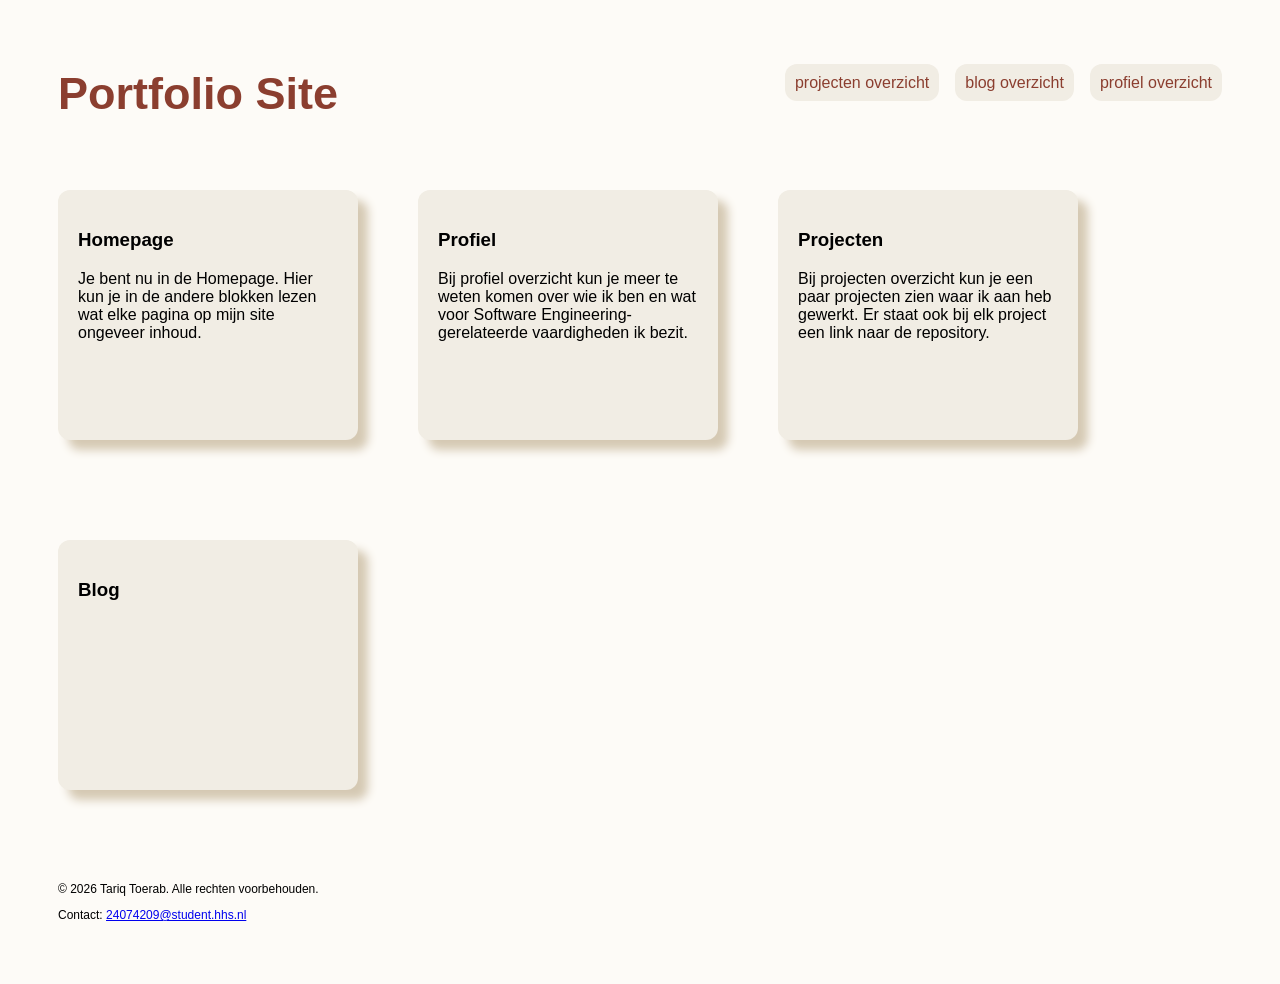
<file: docs/index.html>
<!DOCTYPE html>
<html lang="nl">
<head>
    <meta charset="utf-8">
    <meta name="viewport" content="width=device-width, initial-scale=1.0">
    <title>home</title>
    <link href="../docs/css/style.css" rel="stylesheet">
</head>

<body>
<header>
    <h1>Portfolio Site</h1>
    <nav>
        <ul class="menu">
            <li><a href="pages/projecten_overzicht_page.html" class="link_styling">projecten overzicht</a></li>
            <li><a href="pages/blog_overzicht_page.html" class="link_styling">blog overzicht</a></li>
            <li><a href="pages/profiel_overzicht_page.html" class="link_styling">profiel overzicht</a></li>
        </ul>
    </nav>
</header>

<main>
    <section class="profiel_page_box_container">
        <article class="profiel_page_box">
            <h3>Homepage</h3>
            <p>Je bent nu in de Homepage. Hier kun je in de andere blokken lezen wat elke pagina op mijn site 
                ongeveer inhoud.</p>
        </article>
        
        <article class="profiel_page_box">
            <h3>Profiel</h3>
            <p>Bij profiel overzicht kun je meer te weten komen over wie ik ben en wat voor Software Engineering-gerelateerde 
                vaardigheden ik bezit.</p>
        </article>

        <article class="profiel_page_box">
            <h3>Projecten</h3>
            <p>Bij projecten overzicht kun je een paar projecten zien waar ik aan heb gewerkt. Er staat ook 
               bij elk project een link naar de repository.</p>
        </article>

        <article class="profiel_page_box">
            <h3>Blog</h3>
            <p></p>
        </article>
    </section>
</main>

<footer>
    <p>&copy; 2026 Tariq Toerab. Alle rechten voorbehouden.</p>
    <p>Contact: <a href="mailto:24074209@student.hhs.nl">24074209@student.hhs.nl</a></p>
</footer>
</body>
</html>
</file>
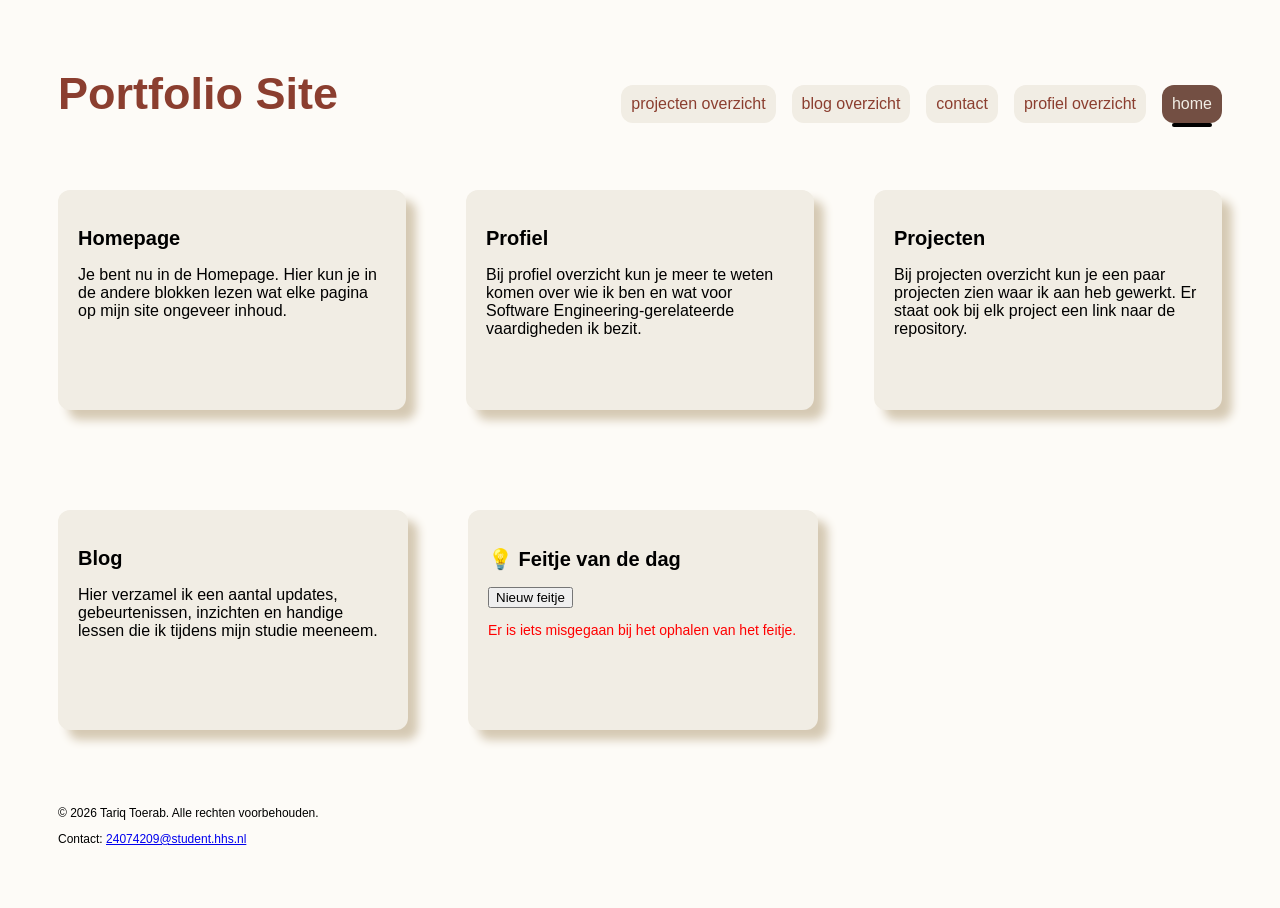
<file: PortfolioSite2/files/index.html>
<!DOCTYPE html>
<html lang="nl">
<head>
    <meta charset="utf-8">
    <meta name="viewport" content="width=device-width, initial-scale=1.0">
    <title>home</title>
    <link href="style.css" rel="stylesheet">
</head>

<body>
<header>
    <h1>Portfolio Site</h1>
    <nav>
        <ul class="menu">
            <li><a href="projecten_overzicht_page.html" class="link_styling">projecten overzicht</a></li>
            <li><a href="blog_overzicht_page.html" class="link_styling">blog overzicht</a></li>
            <li><a href="contact.html" class="link_styling">contact</a></li>
            <li><a href="profiel_overzicht_page.html" class="link_styling">profiel overzicht</a></li>
            <li><a href="index.html" class="link_styling_home link_styling_home active">home</a></li>
        </ul>
    </nav>
</header>

<main>
    <div class="profiel_page_box_container">
        <article class="profiel_page_box">
            <h2 class="h2_styling">Homepage</h2>
            <p>Je bent nu in de Homepage. Hier kun je in de andere blokken lezen wat elke pagina op mijn site 
                ongeveer inhoud.</p>
        </article>
        
        <article class="profiel_page_box">
            <h2 class="h2_styling">Profiel</h2>
            <p>Bij profiel overzicht kun je meer te weten komen over wie ik ben en wat voor Software Engineering-gerelateerde 
                vaardigheden ik bezit.</p>
        </article>

        <article class="profiel_page_box">
            <h2 class="h2_styling">Projecten</h2>
            <p>Bij projecten overzicht kun je een paar projecten zien waar ik aan heb gewerkt. Er staat ook 
               bij elk project een link naar de repository.</p>
        </article>

        <article class="profiel_page_box">
            <h2 class="h2_styling">Blog</h2>
            <p>Hier verzamel ik een aantal updates, gebeurtenissen, inzichten en handige lessen die ik tijdens mijn studie 
                meeneem.</p>
        </article>

        <article class="profiel_page_box">
            <h2 class="h2_styling">💡 Feitje van de dag</h2>
            <p id="fact-tekst">Aan het laden...</p>
            <button id="refresh-fact-btn" type="button">Nieuw feitje</button>
            <p id="fact-fout" class="foutmelding" style="display: none;">
                Er is iets misgegaan bij het ophalen van het feitje.
            </p>
        </article>
    </div>
</main>

<footer>
    <p>&copy; 2026 Tariq Toerab. Alle rechten voorbehouden.</p>
    <p>Contact: <a href="mailto:24074209@student.hhs.nl">24074209@student.hhs.nl</a></p>
</footer>

<script src="api.js" defer></script>
</body>
</html>
</file>
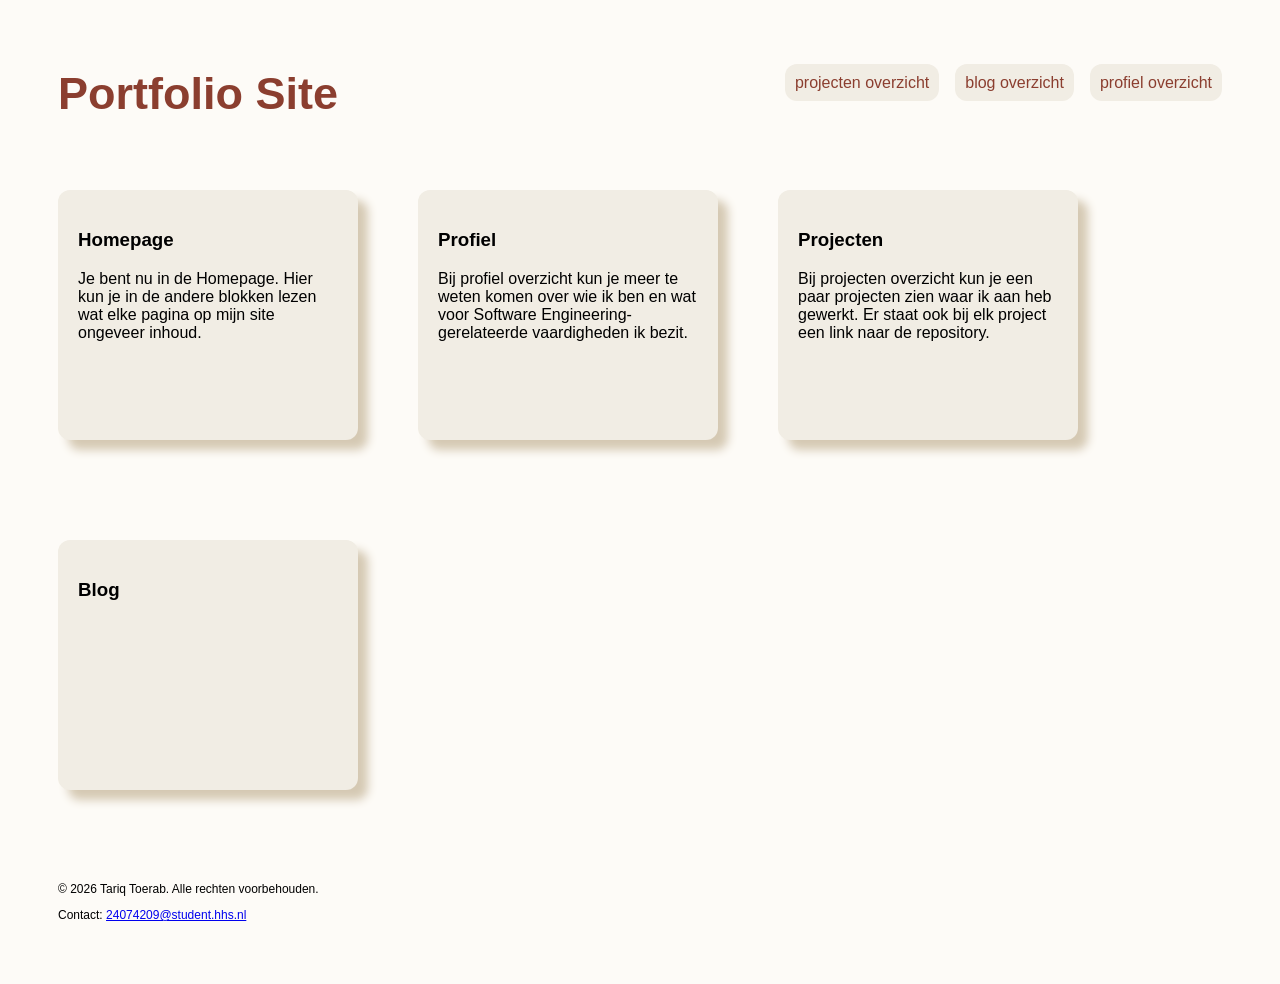
<file: PortfolioSite2/docs/pages/index.html>
<!DOCTYPE html>
<html lang="nl">
<head>
    <meta charset="utf-8">
    <meta name="viewport" content="width=device-width, initial-scale=1.0">
    <title>home</title>
    <link href="../css/style.css" rel="stylesheet">
</head>

<body>
<header>
    <h1>Portfolio Site</h1>
    <nav>
        <ul class="menu">
            <li><a href="projecten_overzicht_page.html" class="link_styling">projecten overzicht</a></li>
            <li><a href="blog_overzicht_page.html" class="link_styling">blog overzicht</a></li>
            <li><a href="profiel_overzicht_page.html" class="link_styling">profiel overzicht</a></li>
        </ul>
    </nav>
</header>

<main>
    <section class="profiel_page_box_container">
        <article class="profiel_page_box">
            <h3>Homepage</h3>
            <p>Je bent nu in de Homepage. Hier kun je in de andere blokken lezen wat elke pagina op mijn site 
                ongeveer inhoud.</p>
        </article>
        
        <article class="profiel_page_box">
            <h3>Profiel</h3>
            <p>Bij profiel overzicht kun je meer te weten komen over wie ik ben en wat voor Software Engineering-gerelateerde 
                vaardigheden ik bezit.</p>
        </article>

        <article class="profiel_page_box">
            <h3>Projecten</h3>
            <p>Bij projecten overzicht kun je een paar projecten zien waar ik aan heb gewerkt. Er staat ook 
               bij elk project een link naar de repository.</p>
        </article>

        <article class="profiel_page_box">
            <h3>Blog</h3>
            <p></p>
        </article>
    </section>
</main>

<footer>
    <p>&copy; 2026 Tariq Toerab. Alle rechten voorbehouden.</p>
    <p>Contact: <a href="mailto:24074209@student.hhs.nl">24074209@student.hhs.nl</a></p>
</footer>
</body>
</html>
</file>
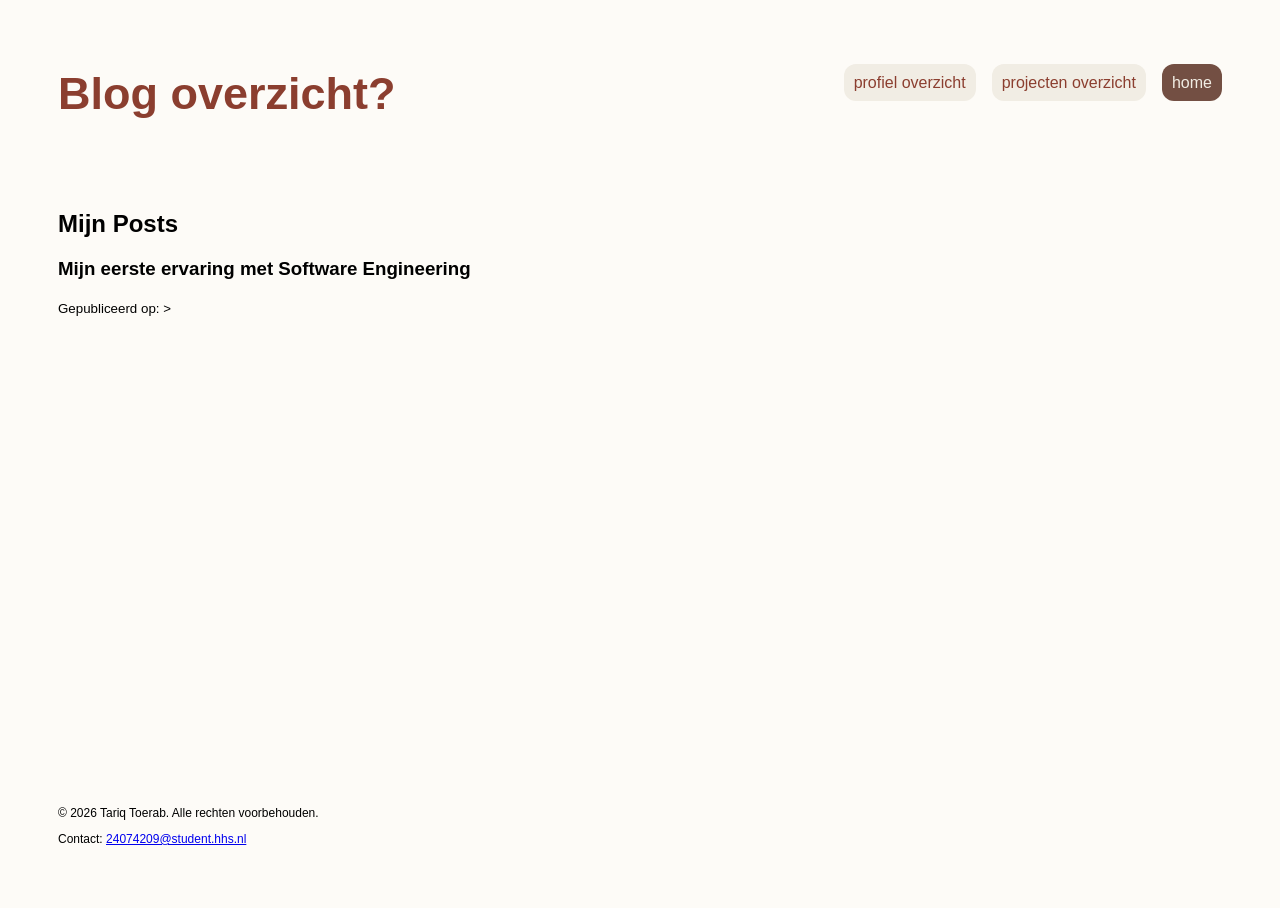
<file: docs/pages/blog_overzicht_page.html>
<!DOCTYPE html>
<html lang="nl">
<head>
    <meta charset="UTF-8">
    <meta name="viewport" content="width=device-width, initial-scale=1.0">
    <title>blog</title>
    <link href="../css/style.css" rel="stylesheet">
</head>

<body>
<header>
    <h1>Blog overzicht?</h1>
    <nav>
        <ul class="menu">
            <li><a href="profiel_overzicht_page.html" class="link_styling">profiel overzicht</a></li>
            <li><a href="projecten_overzicht_page.html" class="link_styling">projecten overzicht</a></li>
            <li><a href="../index.html" class="link_styling_home">home</a></li>
        </ul>
    </nav>
</header>

<main>
    <h2>Mijn Posts</h2>
    <section>
        <article>
            <h3>Mijn eerste ervaring met Software Engineering</h3>
            <p><small>Gepubliceerd op: <time datetime="9-9-2026"></time>></small></p>
        </article>
    </section>
</main>

<footer>
    <p>&copy; 2026 Tariq Toerab. Alle rechten voorbehouden.</p>
    <p>Contact: <a href="mailto:24074209@student.hhs.nl">24074209@student.hhs.nl</a></p>
</footer>
</body>
</html>
</file>
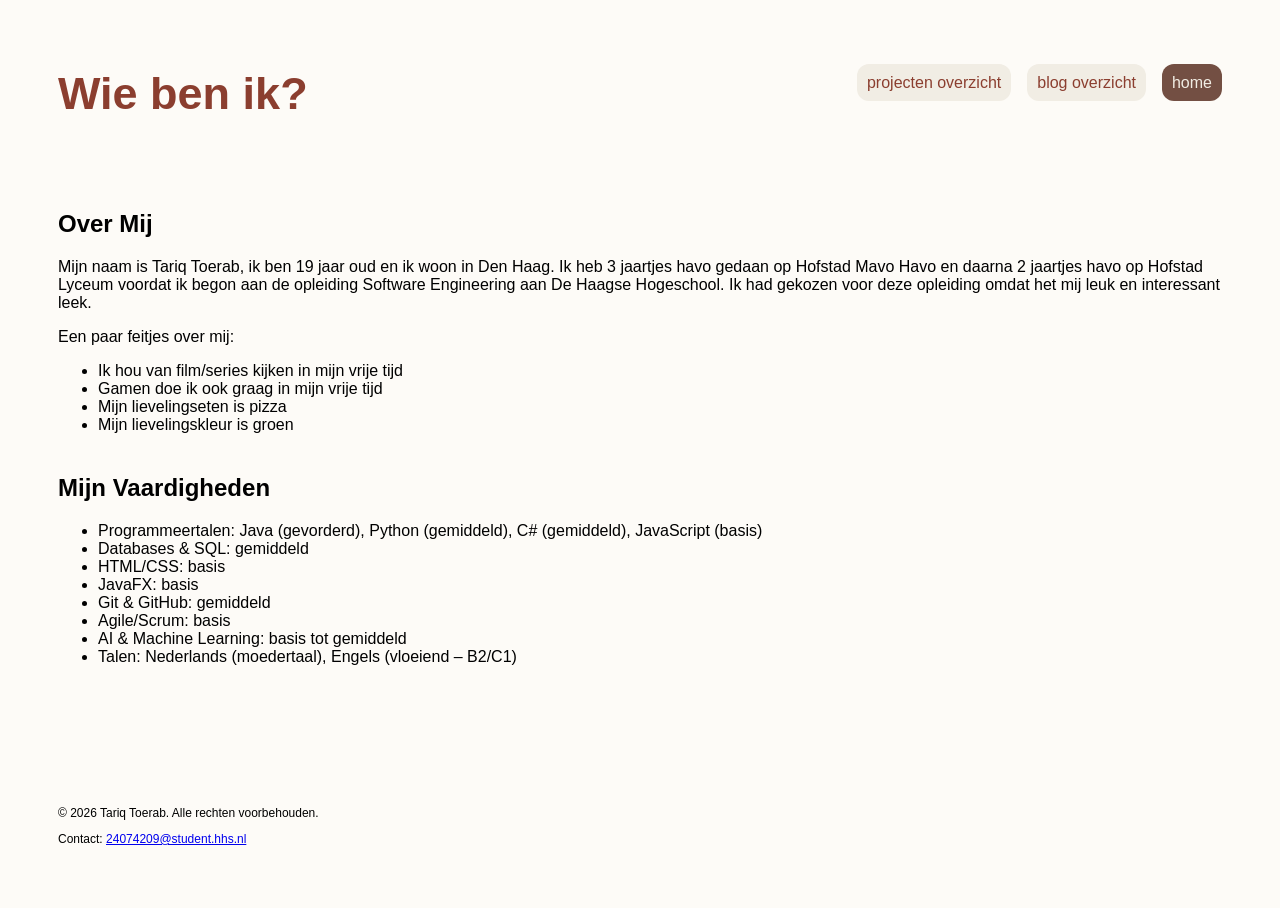
<file: docs/pages/profiel_overzicht_page.html>
<!DOCTYPE html>
<html lang="nl">

<head>
    <meta charset="utf-8">
    <meta name="viewport" content="width=device-width, initial-scale=1.0">
    <title>profiel</title>
    <link href="../css/style.css" rel="stylesheet">
</head>

<body>
<header>
    <h1>Wie ben ik?</h1>
    <nav>
        <ul class="menu">
            <li><a href="projecten_overzicht_page.html" class="link_styling">projecten overzicht</a></li>
            <li><a href="blog_overzicht_page.html" class="link_styling">blog overzicht</a></li>
            <li><a href="../index.html" class="link_styling_home">home</a></li>
        </ul>
    </nav>
</header>

<main>
    <section>
        <h2>Over Mij</h2>
        <p>Mijn naam is Tariq Toerab, ik ben 19 jaar oud en ik woon in Den Haag.
           Ik heb 3 jaartjes havo gedaan op Hofstad Mavo Havo en daarna 2 jaartjes havo op 
            Hofstad Lyceum voordat ik begon aan de opleiding Software Engineering aan De Haagse Hogeschool.
            Ik had gekozen voor deze opleiding omdat het mij leuk en interessant leek. 
        </p>
        
        <p>Een paar feitjes over mij:</p>
        <ul>
            <li>Ik hou van film/series kijken in mijn vrije tijd</li>
            <li>Gamen doe ik ook graag in mijn vrije tijd</li>
            <li>Mijn lievelingseten is pizza</li>
            <li>Mijn lievelingskleur is groen</li>
        </ul>
    </section>

    <section>
        <h2>Mijn Vaardigheden</h2>
        <ul>
            <li>Programmeertalen: Java (gevorderd), Python (gemiddeld), C# (gemiddeld), JavaScript (basis)</li>
            <li>Databases & SQL: gemiddeld</li>
            <li>HTML/CSS: basis</li>
            <li>JavaFX: basis</li>
            <li>Git & GitHub: gemiddeld</li>
            <li>Agile/Scrum: basis</li>
            <li>AI & Machine Learning: basis tot gemiddeld</li>
            <li>Talen: Nederlands (moedertaal), Engels (vloeiend – B2/C1)</li>
        </ul>
    </section>
</main>

<footer>
    <p>&copy; 2026 Tariq Toerab. Alle rechten voorbehouden.</p>
    <p>Contact: <a href="mailto:24074209@student.hhs.nl">24074209@student.hhs.nl</a></p>
</footer>
</body>

</html>
</file>
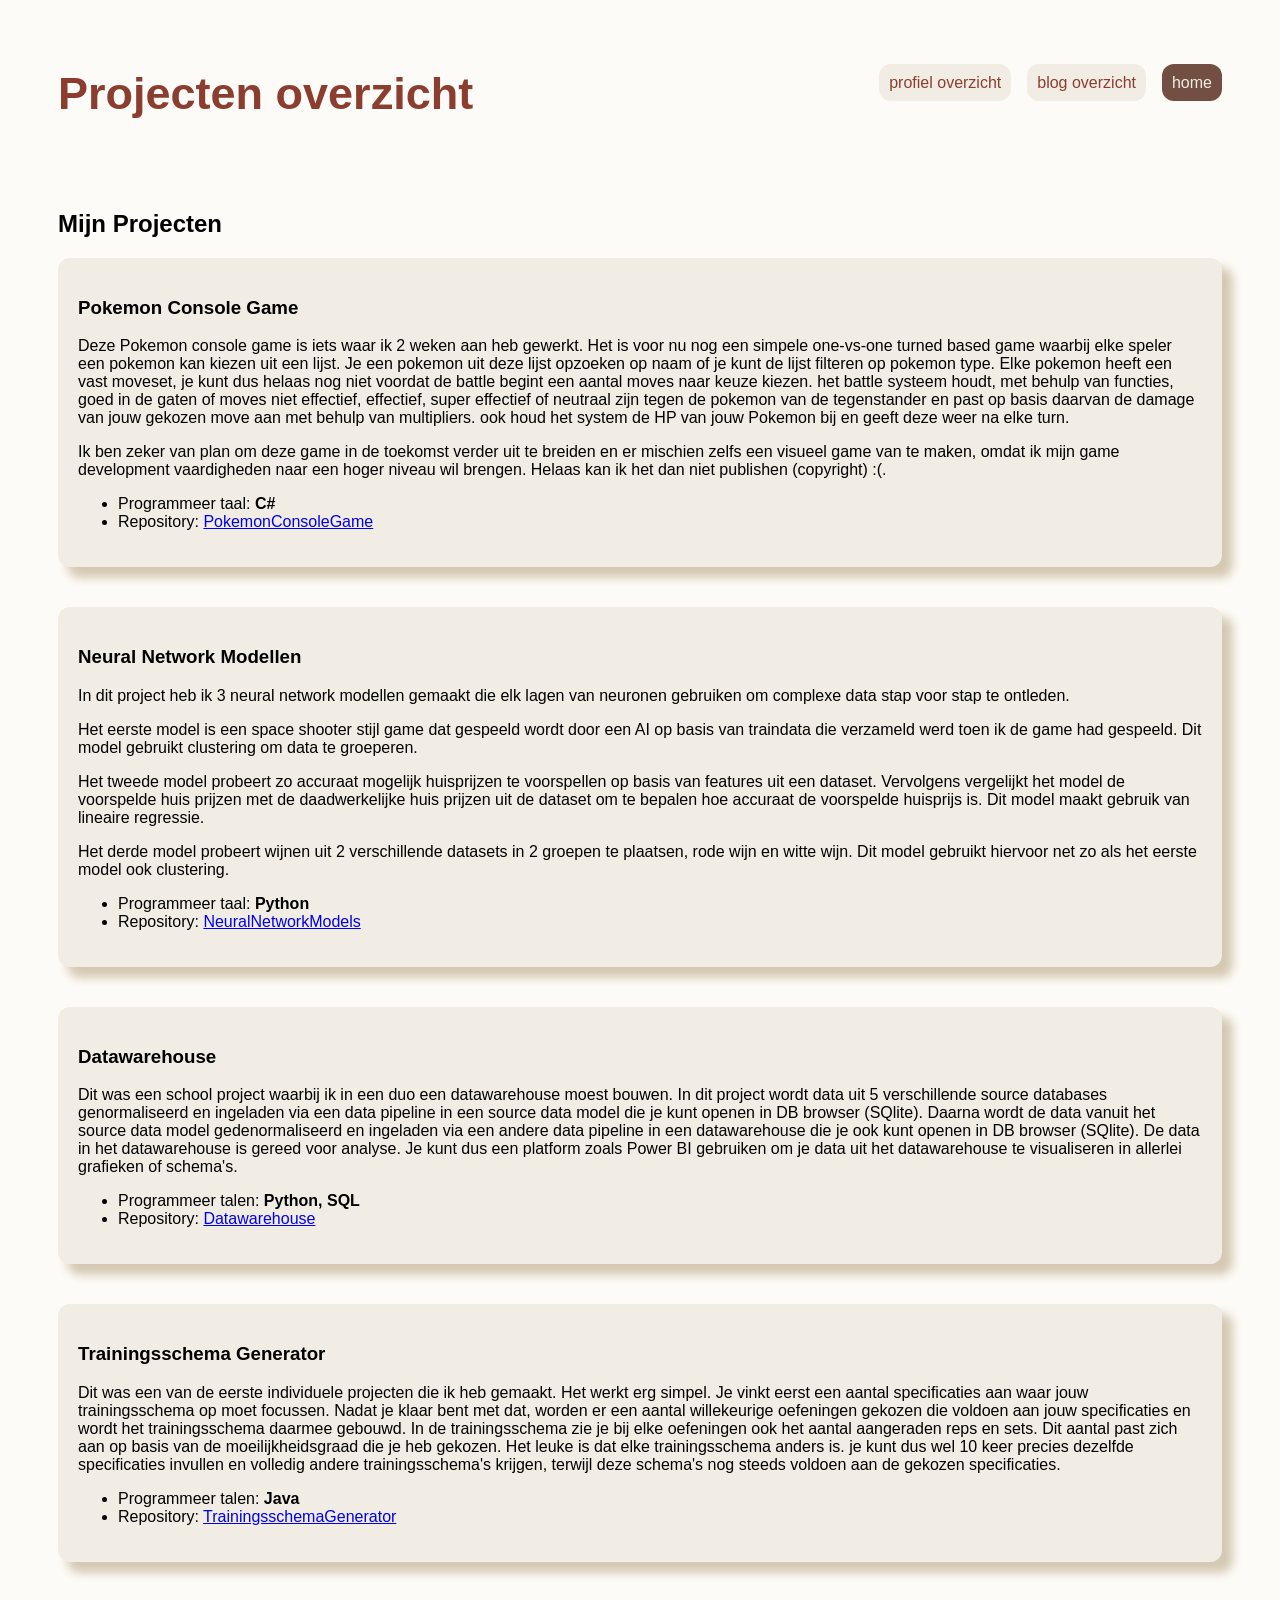
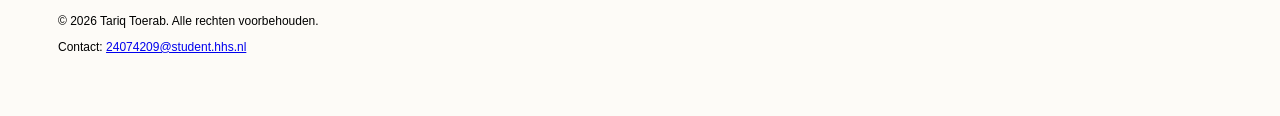
<file: docs/pages/projecten_overzicht_page.html>
<!DOCTYPE html>
<html lang="nl">

<head>
    <meta charset="utf-8">
    <meta name="viewport" content="width=device-width, initial-scale=1.0">
    <title>projecten</title>
    <link href="../css/style.css" rel="stylesheet">
</head>

<body>
<header>
    <h1>Projecten overzicht</h1>
    <nav>
        <ul class="menu">
            <li><a href="profiel_overzicht_page.html" class="link_styling">profiel overzicht</a></li>
            <li><a href="blog_overzicht_page.html" class="link_styling">blog overzicht</a></li>
            <li><a href="../index.html" class="link_styling_home">home</a></li>
        </ul>
    </nav>
</header>

<main>
    <section>
        <h2>Mijn Projecten</h2>
        <article class="box">
            <h3>Pokemon Console Game</h3>
            <p>Deze Pokemon console game is iets waar ik 2 weken aan heb gewerkt.
               Het is voor nu nog een simpele one-vs-one turned based game waarbij elke speler een pokemon 
               kan kiezen uit een lijst. Je een pokemon uit deze lijst opzoeken op naam of je kunt de lijst 
               filteren op pokemon type. Elke pokemon heeft een vast moveset, je kunt dus helaas nog niet voordat
               de battle begint een aantal moves naar keuze kiezen. het battle systeem houdt, met behulp van functies, goed
               in de gaten of moves niet effectief, effectief, super effectief of neutraal zijn tegen de pokemon van 
               de tegenstander en past op basis daarvan de damage van jouw gekozen move aan met behulp van multipliers.
               ook houd het system de HP van jouw Pokemon bij en geeft deze weer na elke turn.</p>
            <p>Ik ben zeker van plan om deze game in de toekomst verder uit te breiden en er mischien zelfs een visueel 
               game van te maken, omdat ik mijn game development vaardigheden naar een hoger niveau wil brengen.
                Helaas kan ik het dan niet publishen (copyright) :(.</p>
            <ul>
                <li>Programmeer taal: <strong>C#</strong></li>
                <li>Repository: <a href="https://github.com/T1tanX/PokemonConsoleGame.git">PokemonConsoleGame</a></li>
            </ul>
        </article>
        
        <article class="box">
            <h3>Neural Network Modellen</h3>
            <p>In dit project heb ik 3 neural network modellen gemaakt die elk lagen van neuronen gebruiken om 
               complexe data stap voor stap te ontleden.</p>
            <p>Het eerste model is een space shooter stijl game dat 
               gespeeld wordt door een AI op basis van traindata die verzameld werd toen ik de game had gespeeld. Dit model 
               gebruikt clustering om data te groeperen.</p>
            <p>Het tweede model probeert zo accuraat mogelijk huisprijzen te voorspellen op basis van features 
               uit een dataset. Vervolgens vergelijkt het model de voorspelde huis prijzen met de daadwerkelijke huis prijzen
               uit de dataset om te bepalen hoe accuraat de voorspelde huisprijs is. Dit model maakt gebruik van
               lineaire regressie.</p>
            <p>Het derde model probeert wijnen uit 2 verschillende datasets in 2 groepen te plaatsen, rode wijn en 
               witte wijn. Dit model gebruikt hiervoor net zo als het eerste model ook clustering.</p>
            <ul>
                <li>Programmeer taal: <strong>Python</strong></li>
                <li>Repository: <a href="https://github.com/T1tanX/NeuralNetworkModels.git">NeuralNetworkModels</a></li>
            </ul>
        </article>
        
        <article class="box">
            <h3>Datawarehouse</h3>
            <p>Dit was een school project waarbij ik in een duo een datawarehouse moest bouwen. In dit project wordt data uit 5 
               verschillende source databases genormaliseerd en ingeladen via een data pipeline in een source data model die je kunt openen 
               in DB browser (SQlite). Daarna wordt de data vanuit het source data model gedenormaliseerd en ingeladen via een andere data pipeline 
               in een datawarehouse die je ook kunt openen in DB browser (SQlite). De data in het datawarehouse is gereed voor 
               analyse. Je kunt dus een platform zoals Power BI gebruiken om je data uit het datawarehouse te visualiseren in 
               allerlei grafieken of schema's.</p>
            <ul>
                <li>Programmeer talen: <strong>Python, SQL</strong></li>
                <li>Repository: <a href="https://github.com/Taigaverybig/DuoTariq-Hubert.git">Datawarehouse</a></li>
            </ul>
        </article>
        
        <article class="box">
            <h3>Trainingsschema Generator</h3>
            <p>Dit was een van de eerste individuele projecten die ik heb gemaakt. Het werkt erg simpel. 
               Je vinkt eerst een aantal specificaties aan waar jouw trainingsschema op moet focussen. Nadat je 
               klaar bent met dat, worden er een aantal willekeurige oefeningen gekozen die voldoen aan jouw 
               specificaties en wordt het trainingsschema daarmee gebouwd. In de trainingsschema zie je bij elke 
               oefeningen ook het aantal aangeraden reps en sets. Dit aantal past zich aan op basis van de moeilijkheidsgraad 
               die je heb gekozen. Het leuke is dat elke trainingsschema anders is. je kunt dus wel 10 keer precies 
                dezelfde specificaties invullen en volledig andere trainingsschema's krijgen, terwijl deze schema's 
                nog steeds voldoen aan de gekozen specificaties.</p>
            <ul>
                <li>Programmeer talen: <strong>Java</strong></li>
                <li>Repository: <a href="https://github.com/T1tanX/Trainingsschema-generator.git">TrainingsschemaGenerator</a></li>
            </ul>
        </article>
    </section>
</main>

<footer>
    <p>&copy; 2026 Tariq Toerab. Alle rechten voorbehouden.</p>
    <p>Contact: <a href="mailto:24074209@student.hhs.nl">24074209@student.hhs.nl</a></p>
</footer>
</body>

</html>
</file>
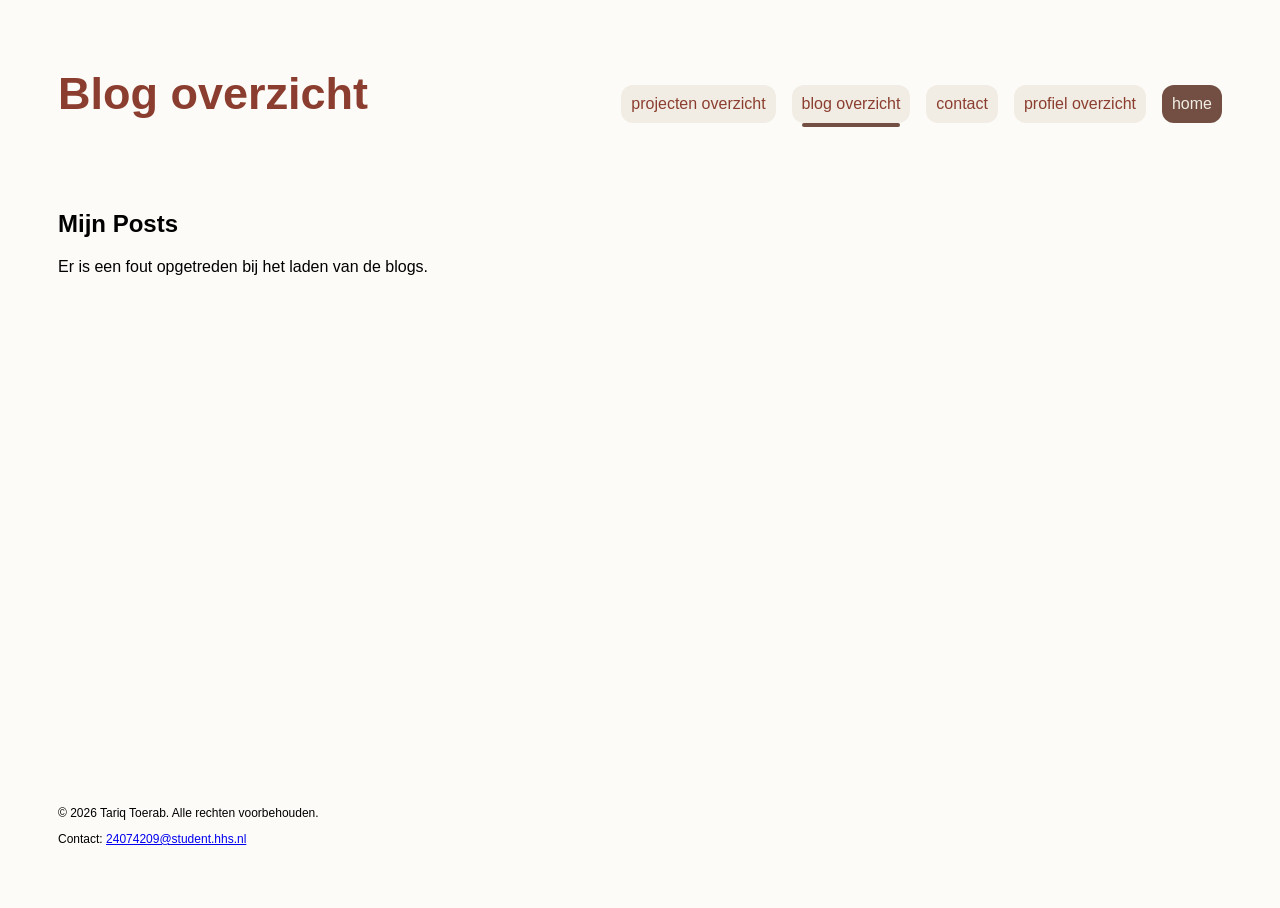
<file: PortfolioSite2/files/blog_overzicht_page.html>
<!DOCTYPE html>
<html lang="nl">
<head>
    <meta charset="UTF-8">
    <meta name="viewport" content="width=device-width, initial-scale=1.0">
    <title>blog</title>
    <link href="style.css" rel="stylesheet">
</head>

<body>
<header>
    <h1>Blog overzicht</h1>
    <nav>
        <ul class="menu">
            <li><a href="projecten_overzicht_page.html" class="link_styling">projecten overzicht</a></li>
            <li><a href="blog_overzicht_page.html" class="link_styling link_styling active">blog overzicht</a></li>
            <li><a href="contact.html" class="link_styling">contact</a></li>
            <li><a href="profiel_overzicht_page.html" class="link_styling">profiel overzicht</a></li>
            <li><a href="index.html" class="link_styling_home">home</a></li>
        </ul>
    </nav>
</header>

<main>
    <section>
        <h2>Mijn Posts</h2>
        <div id="blogs-container">
            <p>Blogs worden geladen...</p>
        </div>
    </section>
</main>

<footer>
    <p>&copy; 2026 Tariq Toerab. Alle rechten voorbehouden.</p>
    <p>Contact: <a href="mailto:24074209@student.hhs.nl">24074209@student.hhs.nl</a></p>
</footer>

<script src="blogs.js"></script>
</body>
</html>
</file>
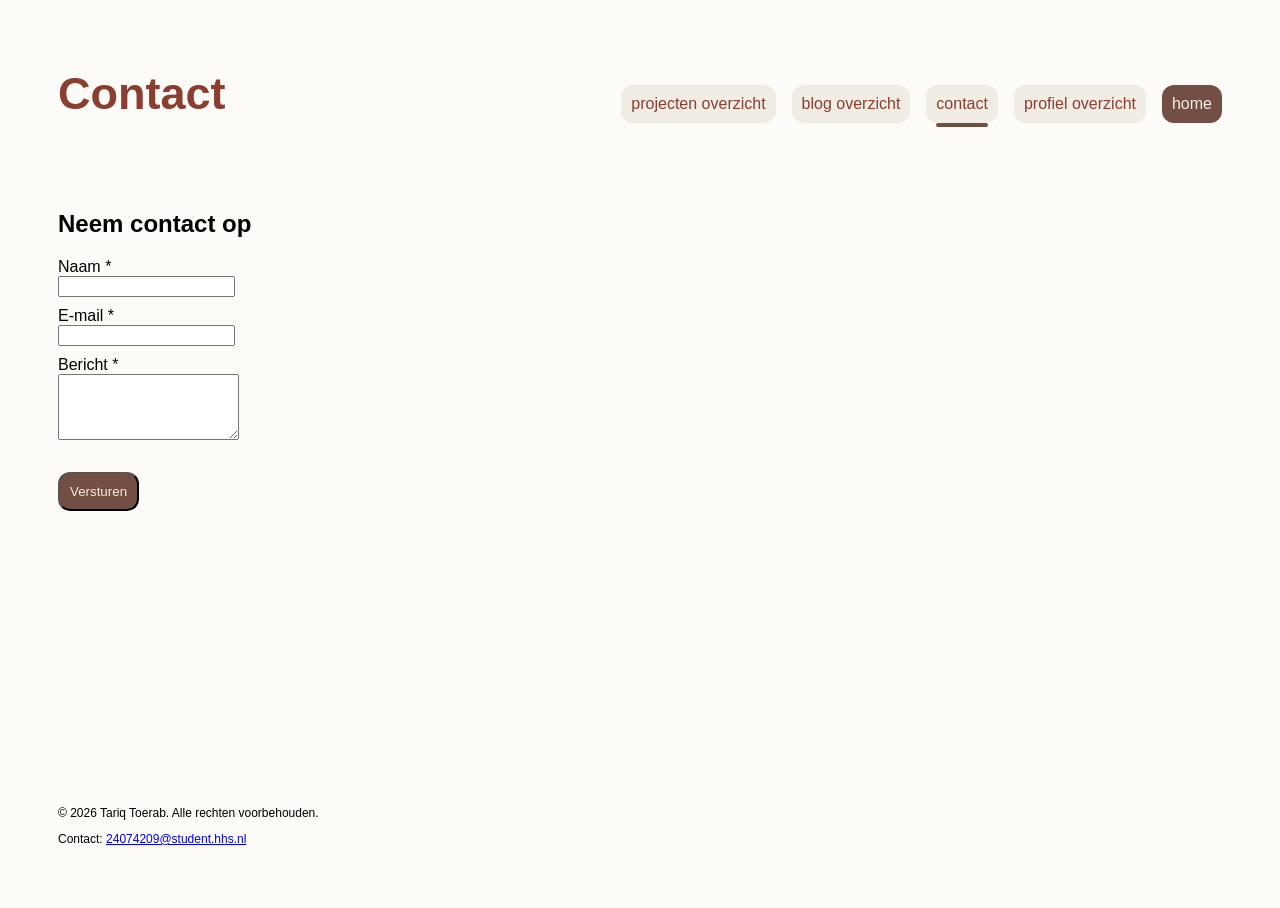
<file: PortfolioSite2/files/contact.html>
﻿<!DOCTYPE html>
<html lang="nl">
<head>
    <meta charset="utf-8">
    <meta name="viewport" content="width=device-width, initial-scale=1.0">
    <title>Contact</title>
    <link href="style.css" rel="stylesheet">
</head>
<body>

<header>
    <h1>Contact</h1>
    <nav>
        <ul class="menu">
            <li><a href="projecten_overzicht_page.html" class="link_styling">projecten overzicht</a></li>
            <li><a href="blog_overzicht_page.html" class="link_styling">blog overzicht</a></li>
            <li><a href="contact.html" class="link_styling link_styling active">contact</a></li>
            <li><a href="profiel_overzicht_page.html" class="link_styling">profiel overzicht</a></li>
            <li><a href="index.html" class="link_styling_home">home</a></li>
        </ul>
    </nav>
</header>

<main>
    <section>
        <h2>Neem contact op</h2>

        <p id="succes-melding" style="display: none; color: green; font-weight: bold;">
            Bedankt! Je bericht is verzonden.
        </p>

        <form id="contact-form" novalidate>
            <div>
                <label for="naam">Naam *</label><br>
                <input type="text" id="naam" aria-describedby="naam-fout"><br>
                <span id="naam-fout" class="foutmelding" aria-live="polite"></span>
            </div>

            <div>
                <label for="email">E-mail *</label><br>
                <input type="email" id="email" aria-describedby="email-fout"><br>
                <span id="email-fout" class="foutmelding" aria-live="polite"></span>
            </div>

            <div>
                <label for="bericht">Bericht *</label><br>
                <textarea id="bericht" rows="4" aria-describedby="bericht-fout"></textarea><br>
                <span id="bericht-fout" class="foutmelding" aria-live="polite"></span>
            </div><br>

            <button type="submit" class="link_styling_home">Versturen</button>
        </form>
    </section>
</main>

<footer>
    <p>&copy; 2026 Tariq Toerab. Alle rechten voorbehouden.</p>
    <p>Contact: <a href="mailto:24074209@student.hhs.nl">24074209@student.hhs.nl</a></p>
</footer>

<script src="contact.js" defer></script>
</body>
</html>
</file>
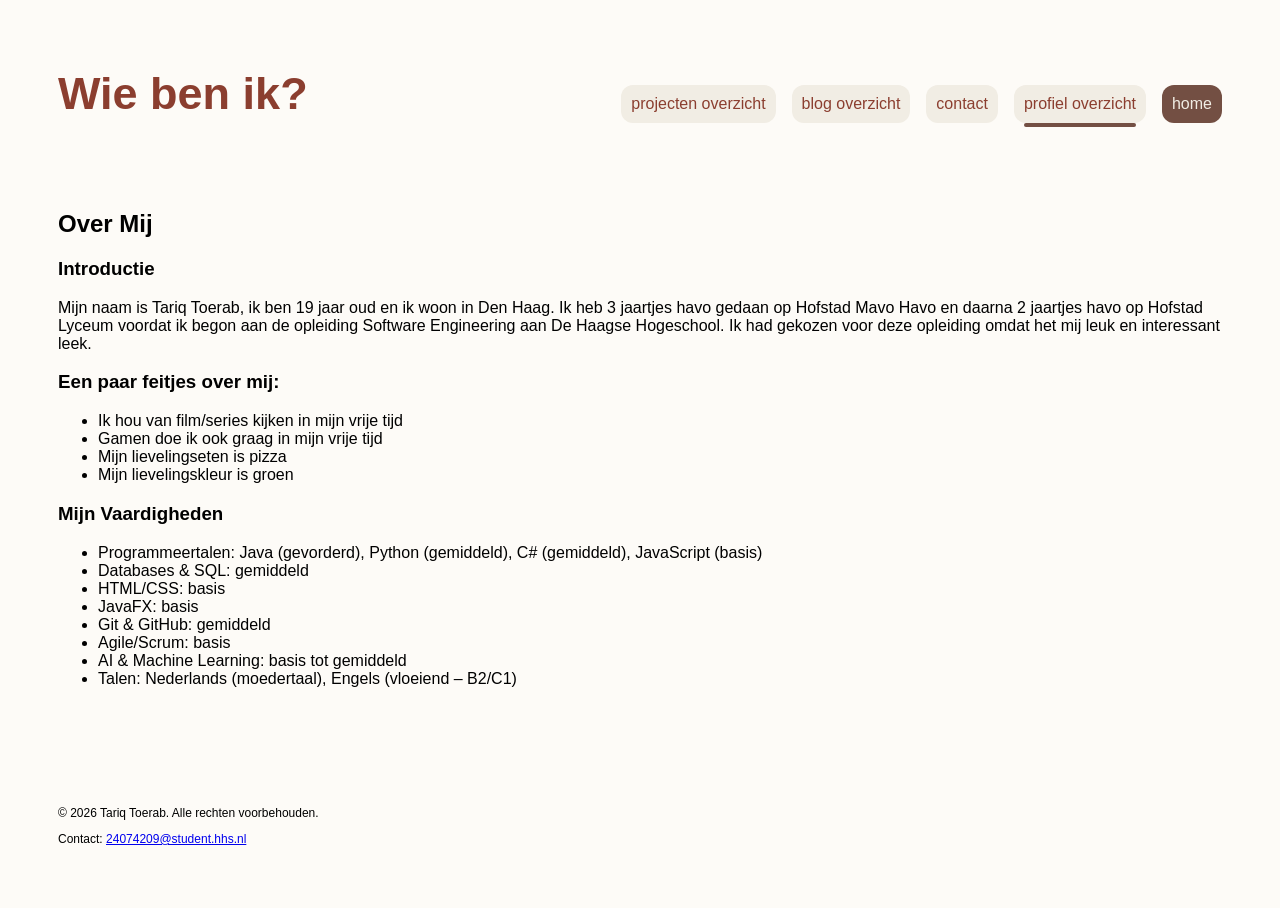
<file: PortfolioSite2/files/profiel_overzicht_page.html>
<!DOCTYPE html>
<html lang="nl">

<head>
    <meta charset="utf-8">
    <meta name="viewport" content="width=device-width, initial-scale=1.0">
    <title>profiel</title>
    <link href="style.css" rel="stylesheet">
</head>

<body>
<header>
    <h1>Wie ben ik?</h1>
    <nav>
        <ul class="menu">
            <li><a href="projecten_overzicht_page.html" class="link_styling">projecten overzicht</a></li>
            <li><a href="blog_overzicht_page.html" class="link_styling">blog overzicht</a></li>
            <li><a href="contact.html" class="link_styling">contact</a></li>
            <li><a href="profiel_overzicht_page.html" class="link_styling link_styling active">profiel overzicht</a></li>
            <li><a href="index.html" class="link_styling_home">home</a></li>
        </ul>
    </nav>
</header>

<main>
    <section>
        <h2>Over Mij</h2>
            <h3>Introductie</h3>
            <p>Mijn naam is Tariq Toerab, ik ben 19 jaar oud en ik woon in Den Haag.
                Ik heb 3 jaartjes havo gedaan op Hofstad Mavo Havo en daarna 2 jaartjes havo op
                Hofstad Lyceum voordat ik begon aan de opleiding Software Engineering aan De Haagse Hogeschool.
                Ik had gekozen voor deze opleiding omdat het mij leuk en interessant leek.
            </p>
        
            <h3>Een paar feitjes over mij:</h3>
            <ul>
                <li>Ik hou van film/series kijken in mijn vrije tijd</li>
                <li>Gamen doe ik ook graag in mijn vrije tijd</li>
                <li>Mijn lievelingseten is pizza</li>
                <li>Mijn lievelingskleur is groen</li>
            </ul>
        
            <h3>Mijn Vaardigheden</h3>
            <ul>
                <li>Programmeertalen: Java (gevorderd), Python (gemiddeld), C# (gemiddeld), JavaScript (basis)</li>
                <li>Databases & SQL: gemiddeld</li>
                <li>HTML/CSS: basis</li>
                <li>JavaFX: basis</li>
                <li>Git & GitHub: gemiddeld</li>
                <li>Agile/Scrum: basis</li>
                <li>AI & Machine Learning: basis tot gemiddeld</li>
                <li>Talen: Nederlands (moedertaal), Engels (vloeiend – B2/C1)</li>
            </ul>
    </section>
</main>

<footer>
    <p>&copy; 2026 Tariq Toerab. Alle rechten voorbehouden.</p>
    <p>Contact: <a href="mailto:24074209@student.hhs.nl">24074209@student.hhs.nl</a></p>
</footer>
</body>

</html>
</file>
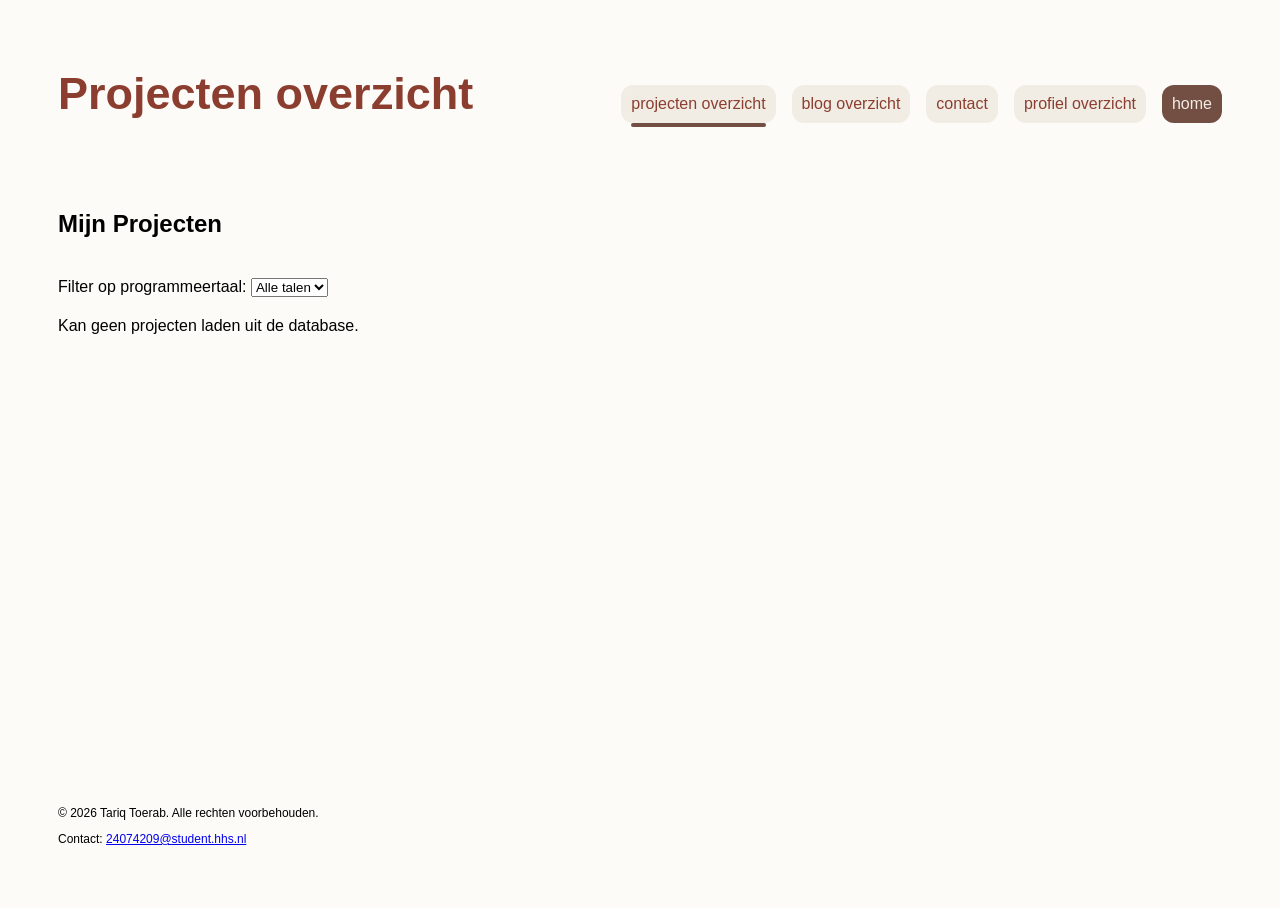
<file: PortfolioSite2/files/projecten_overzicht_page.html>
<!DOCTYPE html>
<html lang="nl">

<head>
    <meta charset="utf-8">
    <meta name="viewport" content="width=device-width, initial-scale=1.0">
    <title>projecten</title>
    <link href="style.css" rel="stylesheet">
</head>

<body>
<header>
    <h1>Projecten overzicht</h1>
    <nav>
        <ul class="menu">
            <li><a href="projecten_overzicht_page.html" class="link_styling link_styling active">projecten overzicht</a></li>
            <li><a href="blog_overzicht_page.html" class="link_styling">blog overzicht</a></li>
            <li><a href="contact.html" class="link_styling">contact</a></li>
            <li><a href="profiel_overzicht_page.html" class="link_styling">profiel overzicht</a></li>
            <li><a href="index.html" class="link_styling_home">home</a></li>
        </ul>
    </nav>
</header>

<main>
    <section>
        <h2>Mijn Projecten</h2>

        <div class="filter-container">
            <label for="taal-filter">Filter op programmeertaal:</label>
            <select id="taal-filter">
                <option value="alle">Alle talen</option>
                <option value="C#">C#</option>
                <option value="Python">Python</option>
                <option value="Java">Java</option>
                <option value="SQL">SQL</option>
            </select>
        </div>

        <div id="projecten-container"></div>
    </section>
</main>

<footer>
    <p>&copy; 2026 Tariq Toerab. Alle rechten voorbehouden.</p>
    <p>Contact: <a href="mailto:24074209@student.hhs.nl">24074209@student.hhs.nl</a></p>
</footer>

<script src="projecten.js"></script>
</body>

</html>
</file>
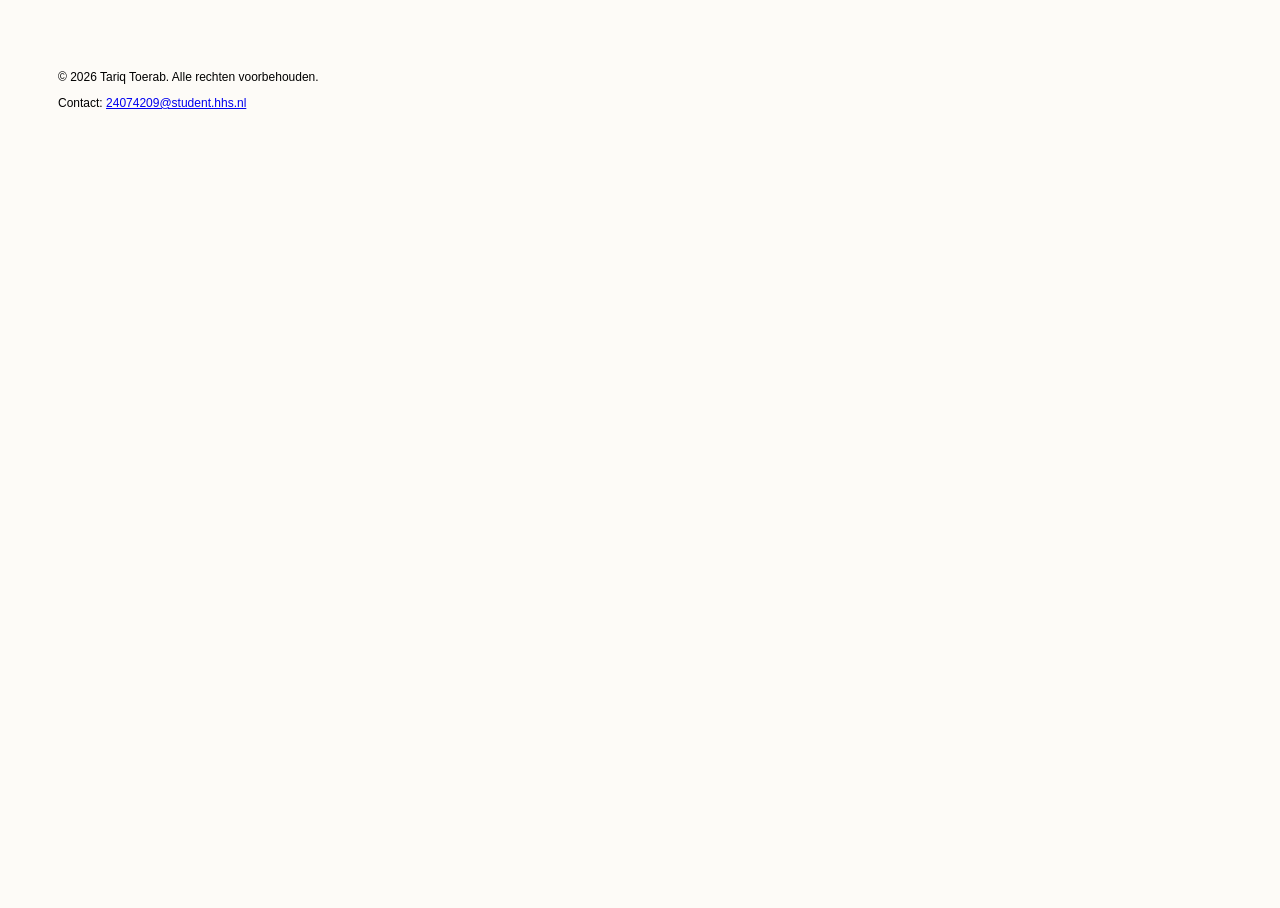
<file: PortfolioSite2/files/registratie.html>
﻿<!DOCTYPE html>
<html lang="en">
<head>
    <meta charset="UTF-8" content="width=device-width, initial-scale=1" />
    <title>Registratie</title>
    <link href="style.css" rel="stylesheet">
</head>

<body>

</body>

<footer>
    <p>&copy; 2026 Tariq Toerab. Alle rechten voorbehouden.</p>
    <p>Contact: <a href="mailto:24074209@student.hhs.nl">24074209@student.hhs.nl</a></p>
</footer>
</html>
</file>
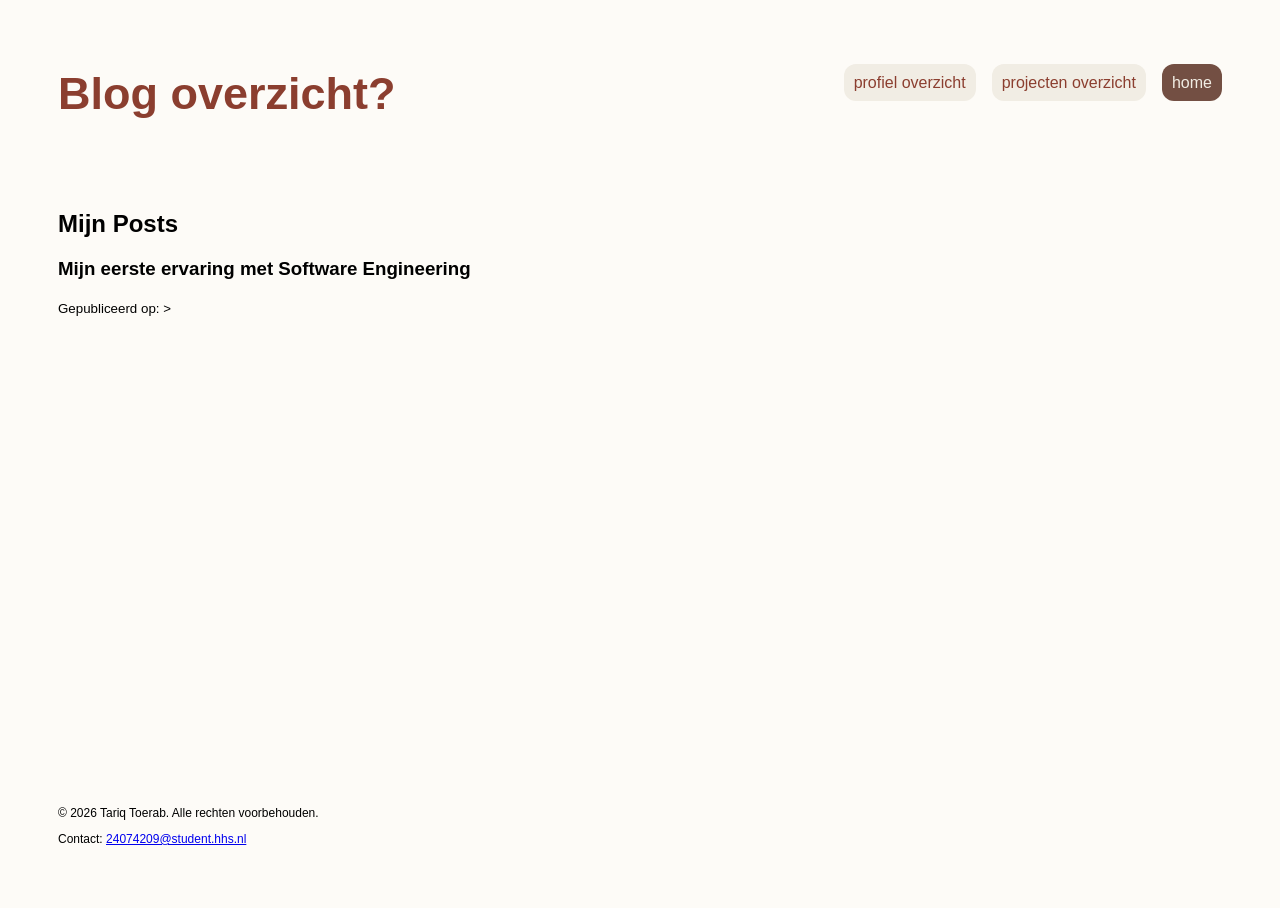
<file: PortfolioSite2/docs/pages/blog_overzicht_page.html>
<!DOCTYPE html>
<html lang="nl">
<head>
    <meta charset="UTF-8">
    <meta name="viewport" content="width=device-width, initial-scale=1.0">
    <title>blog</title>
    <link href="../css/style.css" rel="stylesheet">
</head>

<body>
<header>
    <h1>Blog overzicht?</h1>
    <nav>
        <ul class="menu">
            <li><a href="profiel_overzicht_page.html" class="link_styling">profiel overzicht</a></li>
            <li><a href="projecten_overzicht_page.html" class="link_styling">projecten overzicht</a></li>
            <li><a href="index.html" class="link_styling_home">home</a></li>
        </ul>
    </nav>
</header>

<main>
    <h2>Mijn Posts</h2>
    <section>
        <article>
            <h3>Mijn eerste ervaring met Software Engineering</h3>
            <p><small>Gepubliceerd op: <time datetime="9-9-2026"></time>></small></p>
        </article>
    </section>
</main>

<footer>
    <p>&copy; 2026 Tariq Toerab. Alle rechten voorbehouden.</p>
    <p>Contact: <a href="mailto:24074209@student.hhs.nl">24074209@student.hhs.nl</a></p>
</footer>
</body>
</html>
</file>
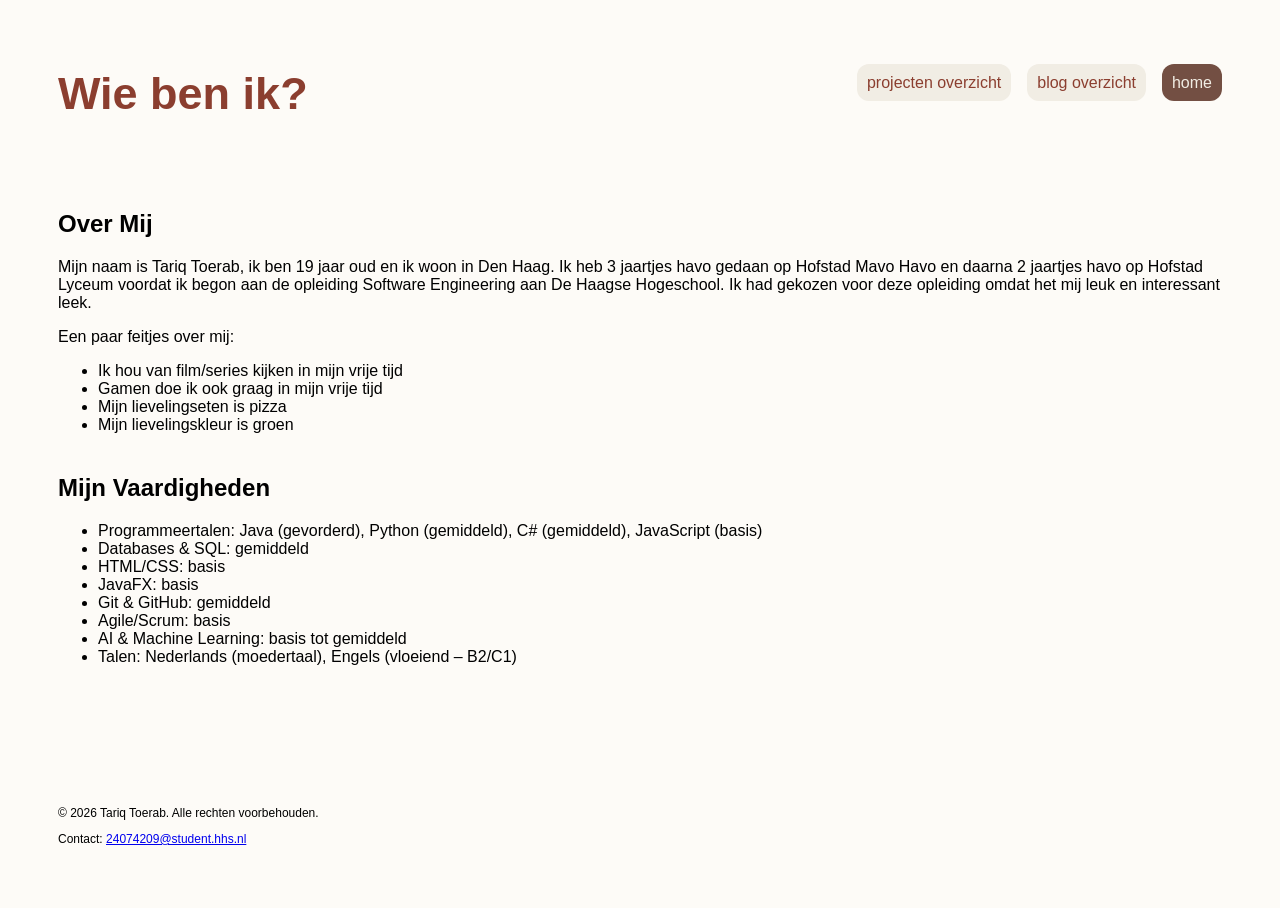
<file: PortfolioSite2/docs/pages/profiel_overzicht_page.html>
<!DOCTYPE html>
<html lang="nl">

<head>
    <meta charset="utf-8">
    <meta name="viewport" content="width=device-width, initial-scale=1.0">
    <title>profiel</title>
    <link href="../css/style.css" rel="stylesheet">
</head>

<body>
<header>
    <h1>Wie ben ik?</h1>
    <nav>
        <ul class="menu">
            <li><a href="projecten_overzicht_page.html" class="link_styling">projecten overzicht</a></li>
            <li><a href="blog_overzicht_page.html" class="link_styling">blog overzicht</a></li>
            <li><a href="index.html" class="link_styling_home">home</a></li>
        </ul>
    </nav>
</header>

<main>
    <section>
        <h2>Over Mij</h2>
        <p>Mijn naam is Tariq Toerab, ik ben 19 jaar oud en ik woon in Den Haag.
           Ik heb 3 jaartjes havo gedaan op Hofstad Mavo Havo en daarna 2 jaartjes havo op 
            Hofstad Lyceum voordat ik begon aan de opleiding Software Engineering aan De Haagse Hogeschool.
            Ik had gekozen voor deze opleiding omdat het mij leuk en interessant leek. 
        </p>
        
        <p>Een paar feitjes over mij:</p>
        <ul>
            <li>Ik hou van film/series kijken in mijn vrije tijd</li>
            <li>Gamen doe ik ook graag in mijn vrije tijd</li>
            <li>Mijn lievelingseten is pizza</li>
            <li>Mijn lievelingskleur is groen</li>
        </ul>
    </section>

    <section>
        <h2>Mijn Vaardigheden</h2>
        <ul>
            <li>Programmeertalen: Java (gevorderd), Python (gemiddeld), C# (gemiddeld), JavaScript (basis)</li>
            <li>Databases & SQL: gemiddeld</li>
            <li>HTML/CSS: basis</li>
            <li>JavaFX: basis</li>
            <li>Git & GitHub: gemiddeld</li>
            <li>Agile/Scrum: basis</li>
            <li>AI & Machine Learning: basis tot gemiddeld</li>
            <li>Talen: Nederlands (moedertaal), Engels (vloeiend – B2/C1)</li>
        </ul>
    </section>
</main>

<footer>
    <p>&copy; 2026 Tariq Toerab. Alle rechten voorbehouden.</p>
    <p>Contact: <a href="mailto:24074209@student.hhs.nl">24074209@student.hhs.nl</a></p>
</footer>
</body>

</html>
</file>
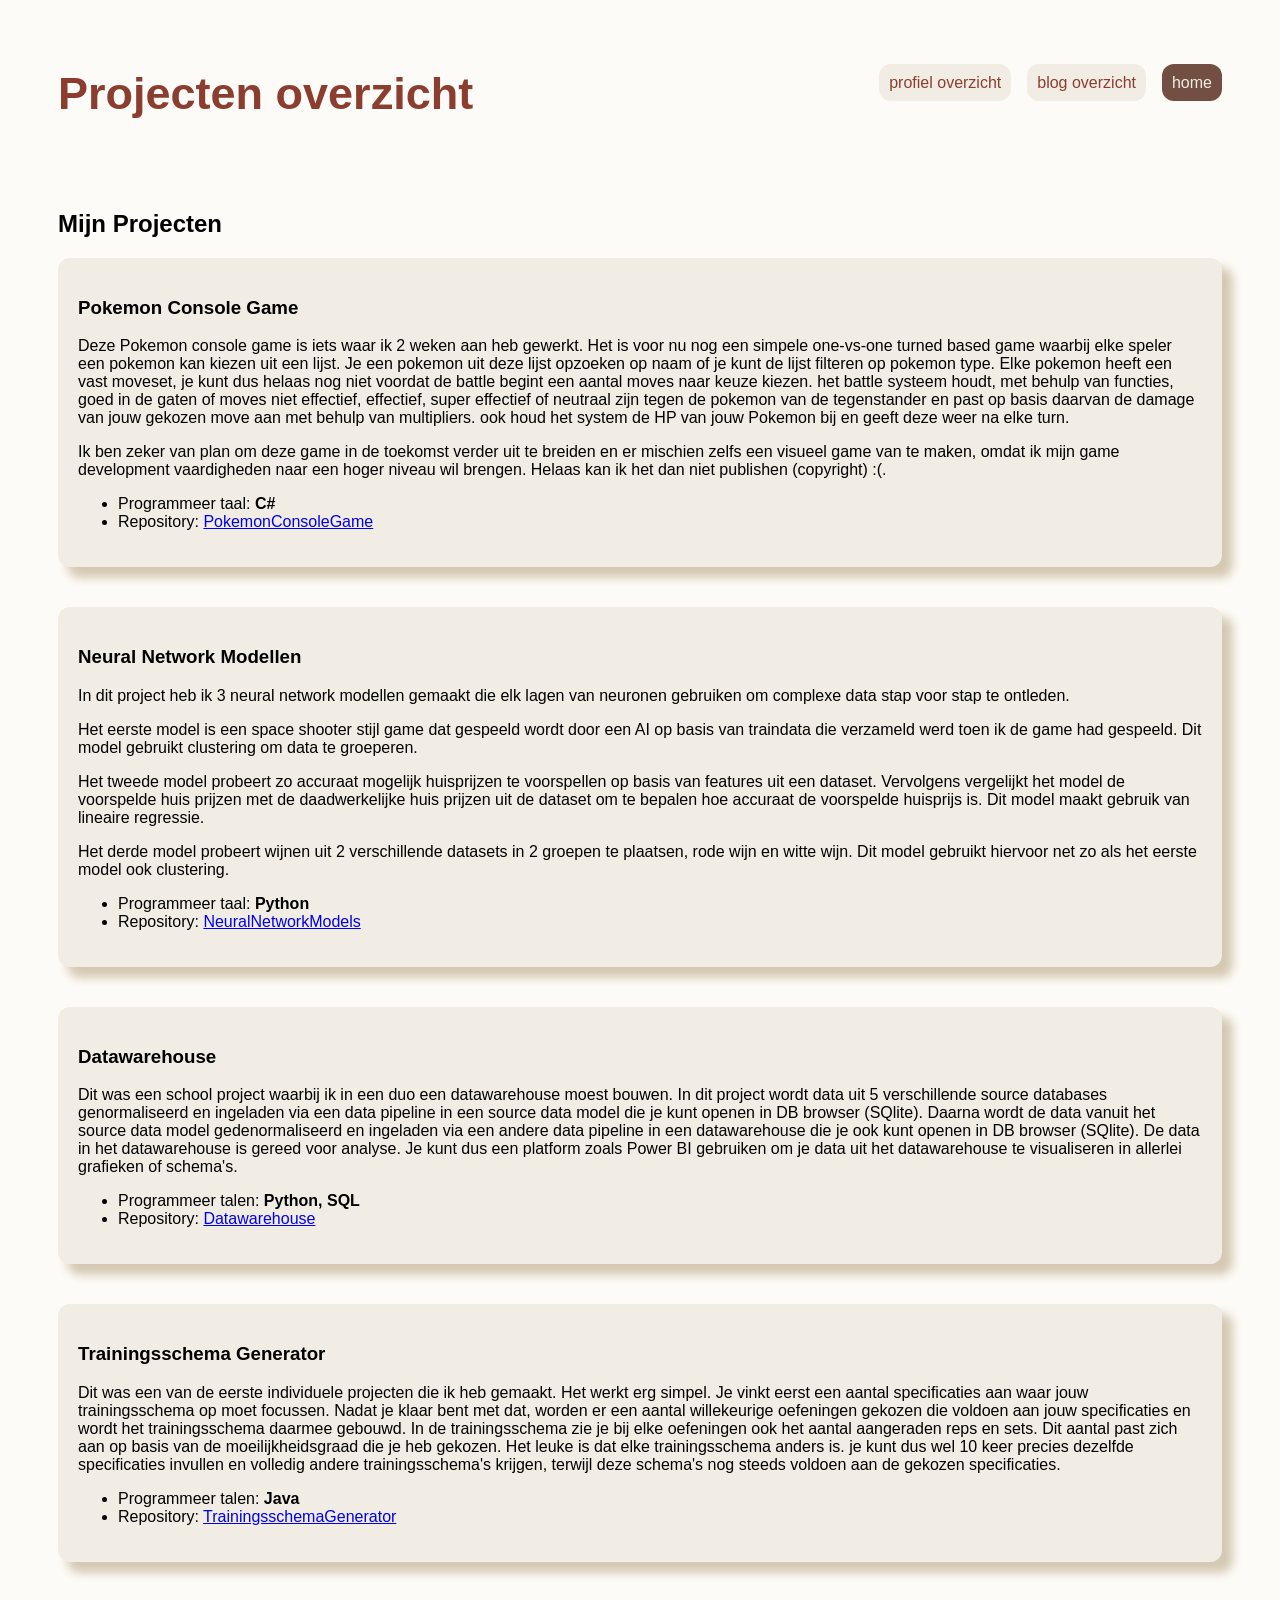
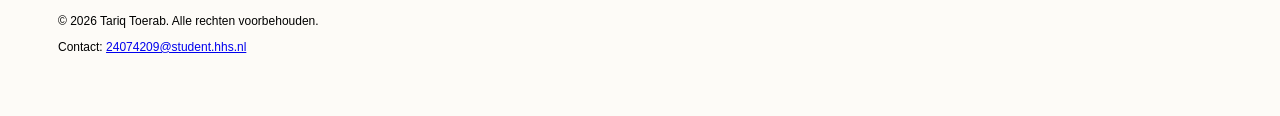
<file: PortfolioSite2/docs/pages/projecten_overzicht_page.html>
<!DOCTYPE html>
<html lang="nl">

<head>
    <meta charset="utf-8">
    <meta name="viewport" content="width=device-width, initial-scale=1.0">
    <title>projecten</title>
    <link href="../css/style.css" rel="stylesheet">
</head>

<body>
<header>
    <h1>Projecten overzicht</h1>
    <nav>
        <ul class="menu">
            <li><a href="profiel_overzicht_page.html" class="link_styling">profiel overzicht</a></li>
            <li><a href="blog_overzicht_page.html" class="link_styling">blog overzicht</a></li>
            <li><a href="index.html" class="link_styling_home">home</a></li>
        </ul>
    </nav>
</header>

<main>
    <section>
        <h2>Mijn Projecten</h2>
        <article class="box">
            <h3>Pokemon Console Game</h3>
            <p>Deze Pokemon console game is iets waar ik 2 weken aan heb gewerkt.
               Het is voor nu nog een simpele one-vs-one turned based game waarbij elke speler een pokemon 
               kan kiezen uit een lijst. Je een pokemon uit deze lijst opzoeken op naam of je kunt de lijst 
               filteren op pokemon type. Elke pokemon heeft een vast moveset, je kunt dus helaas nog niet voordat
               de battle begint een aantal moves naar keuze kiezen. het battle systeem houdt, met behulp van functies, goed
               in de gaten of moves niet effectief, effectief, super effectief of neutraal zijn tegen de pokemon van 
               de tegenstander en past op basis daarvan de damage van jouw gekozen move aan met behulp van multipliers.
               ook houd het system de HP van jouw Pokemon bij en geeft deze weer na elke turn.</p>
            <p>Ik ben zeker van plan om deze game in de toekomst verder uit te breiden en er mischien zelfs een visueel 
               game van te maken, omdat ik mijn game development vaardigheden naar een hoger niveau wil brengen.
                Helaas kan ik het dan niet publishen (copyright) :(.</p>
            <ul>
                <li>Programmeer taal: <strong>C#</strong></li>
                <li>Repository: <a href="https://github.com/T1tanX/PokemonConsoleGame.git">PokemonConsoleGame</a></li>
            </ul>
        </article>
        
        <article class="box">
            <h3>Neural Network Modellen</h3>
            <p>In dit project heb ik 3 neural network modellen gemaakt die elk lagen van neuronen gebruiken om 
               complexe data stap voor stap te ontleden.</p>
            <p>Het eerste model is een space shooter stijl game dat 
               gespeeld wordt door een AI op basis van traindata die verzameld werd toen ik de game had gespeeld. Dit model 
               gebruikt clustering om data te groeperen.</p>
            <p>Het tweede model probeert zo accuraat mogelijk huisprijzen te voorspellen op basis van features 
               uit een dataset. Vervolgens vergelijkt het model de voorspelde huis prijzen met de daadwerkelijke huis prijzen
               uit de dataset om te bepalen hoe accuraat de voorspelde huisprijs is. Dit model maakt gebruik van
               lineaire regressie.</p>
            <p>Het derde model probeert wijnen uit 2 verschillende datasets in 2 groepen te plaatsen, rode wijn en 
               witte wijn. Dit model gebruikt hiervoor net zo als het eerste model ook clustering.</p>
            <ul>
                <li>Programmeer taal: <strong>Python</strong></li>
                <li>Repository: <a href="https://github.com/T1tanX/NeuralNetworkModels.git">NeuralNetworkModels</a></li>
            </ul>
        </article>
        
        <article class="box">
            <h3>Datawarehouse</h3>
            <p>Dit was een school project waarbij ik in een duo een datawarehouse moest bouwen. In dit project wordt data uit 5 
               verschillende source databases genormaliseerd en ingeladen via een data pipeline in een source data model die je kunt openen 
               in DB browser (SQlite). Daarna wordt de data vanuit het source data model gedenormaliseerd en ingeladen via een andere data pipeline 
               in een datawarehouse die je ook kunt openen in DB browser (SQlite). De data in het datawarehouse is gereed voor 
               analyse. Je kunt dus een platform zoals Power BI gebruiken om je data uit het datawarehouse te visualiseren in 
               allerlei grafieken of schema's.</p>
            <ul>
                <li>Programmeer talen: <strong>Python, SQL</strong></li>
                <li>Repository: <a href="https://github.com/Taigaverybig/DuoTariq-Hubert.git">Datawarehouse</a></li>
            </ul>
        </article>
        
        <article class="box">
            <h3>Trainingsschema Generator</h3>
            <p>Dit was een van de eerste individuele projecten die ik heb gemaakt. Het werkt erg simpel. 
               Je vinkt eerst een aantal specificaties aan waar jouw trainingsschema op moet focussen. Nadat je 
               klaar bent met dat, worden er een aantal willekeurige oefeningen gekozen die voldoen aan jouw 
               specificaties en wordt het trainingsschema daarmee gebouwd. In de trainingsschema zie je bij elke 
               oefeningen ook het aantal aangeraden reps en sets. Dit aantal past zich aan op basis van de moeilijkheidsgraad 
               die je heb gekozen. Het leuke is dat elke trainingsschema anders is. je kunt dus wel 10 keer precies 
                dezelfde specificaties invullen en volledig andere trainingsschema's krijgen, terwijl deze schema's 
                nog steeds voldoen aan de gekozen specificaties.</p>
            <ul>
                <li>Programmeer talen: <strong>Java</strong></li>
                <li>Repository: <a href="https://github.com/T1tanX/Trainingsschema-generator.git">TrainingsschemaGenerator</a></li>
            </ul>
        </article>
    </section>
</main>

<footer>
    <p>&copy; 2026 Tariq Toerab. Alle rechten voorbehouden.</p>
    <p>Contact: <a href="mailto:24074209@student.hhs.nl">24074209@student.hhs.nl</a></p>
</footer>
</body>

</html>
</file>
<file: docs/css/style.css>
html {
    height: 100%;
}

body {
    background-color: #FDFBF7;
    font-family: sans-serif;
    padding: 50px;

    display: grid;
    min-height: 100vh;
    box-sizing: border-box;
    
    grid-template-rows: auto 1fr auto;
}

h1 {
    color: #8B3E2F;
    margin-top: 10px;
    font-size: 45px;
}

header {
    margin-bottom: 40px;
    display: flex;
    justify-content: space-between;
}

section {
    margin-bottom: 40px;
}

article{
    margin-bottom: 40px;
}

footer {
    font-size: 12px;
}

.box {
    border-radius: 12px;
    padding: 20px;
    background-color: #F1EDE4;
    box-shadow: 10px 10px 10px 1px #D5C9B3;
}

.profiel_page_box {
    width: 300px;          
    height: 250px;
    background-color: #F1EDE4;
    box-shadow: 10px 10px 10px #D5C9B3;
    box-sizing: border-box;
    border-radius: 12px;
    padding: 20px;          
    overflow: auto;
}

.profiel_page_box_container {
    display: flex;
    gap: 60px;          
    flex-wrap: wrap;   
}

.menu {
    list-style: none;
    display: flex;
    gap: 16px;
}

.link_styling{
    text-decoration: none;
    border-radius: 12px;
    padding: 10px;
    background-color: #F1EDE4;
    color: #8B3E2F;
}

.link_styling_home{
    text-decoration: none;
    border-radius: 12px;
    padding: 10px;
    background-color: #734F43;
    color: #F1EDE4;
}

.link_styling:hover{
    background-color: #E2DACB;
}

.link_styling_home:hover{
    background-color: #5A3B31;
}

@media (max-width: 768px) {
    h1 {
        font-size: 32px;
    }
    
    header {
        flex-direction: column;
        margin-bottom: 40px;
    }

    .menu {
        flex-direction: column;
        gap: 20px;
    }

    .link_styling{
        padding: 5px;
    }
    
    .link_styling_home{
        padding: 5px;
    }
}
</file>
<file: PortfolioSite2/files/style.css>
html {
    height: 100%;
}

body {
    background-color: #FDFBF7;
    font-family: sans-serif;
    padding: 50px;

    display: grid;
    min-height: 100vh;
    box-sizing: border-box;
    
    grid-template-rows: auto 1fr auto;
}

h1 {
    color: #8B3E2F;
    margin-top: 10px;
    font-size: 45px;
}

.h2_styling{
    font-size: 20px;
}

header {
    margin-bottom: 40px;
    display: flex;
    justify-content: space-between;
    align-items: center;
    flex-wrap: wrap;
    gap: 20px;
}

section {
    margin-bottom: 40px;
}

article{
    margin-bottom: 40px;
}

footer {
    font-size: 12px;
}

.box {
    border-radius: 12px;
    padding: 20px;
    background-color: #F1EDE4;
    box-shadow: 10px 10px 10px 1px #D5C9B3;
}

.box2 {
    border-radius: 12px;
    padding: 20px;
    background-color: lightslategray;
    box-shadow: 10px 10px 10px 1px #D5C9B3;
}

.profiel_page_box {
    flex: 1 1 280px;      
    max-width: 350px;     
    min-height: 220px;
    background-color: #F1EDE4;
    box-shadow: 10px 10px 10px #D5C9B3;
    box-sizing: border-box;
    border-radius: 12px;
    padding: 20px;          
    overflow: auto;
}

.profiel_page_box_container {
    display: flex;
    gap: 60px;          
    flex-wrap: wrap;   
}

.menu {
    list-style: none;
    display: flex;
    gap: 16px;
}

.link_styling{
    text-decoration: none;
    border-radius: 12px;
    padding: 10px;
    background-color: #F1EDE4;
    color: #8B3E2F;
    position: relative;
    display: inline-block;
}

.link_styling.active::after {
    content: "";
    position: absolute;
    bottom: -4px;        
    left: 10px;          
    right: 10px;        
    height: 4px;         
    background-color: #734F43; 
    border-radius: 2px;
}

.link_styling_home{
    text-decoration: none;
    border-radius: 12px;
    padding: 10px;
    background-color: #734F43;
    color: #F1EDE4;
    position: relative;
    display: inline-block;
}

.link_styling_home.active::after {
    content: "";
    position: absolute;
    bottom: -4px;
    left: 10px;
    right: 10px;
    height: 4px;
    background-color: black;
    border-radius: 2px;
}

.link_styling:hover{
    background-color: #E2DACB;
}

.link_styling_home:hover{
    background-color: #5A3B31;
}

.filter-container{
    margin-top: 40px;
    margin-bottom: 20px;
}

.foutmelding {
    color: red;
    font-size: 14px;
}

form div {
    margin-bottom: 10px;
}

@media (max-width: 768px) {
    h1 {
        font-size: 32px;
    }
    
    header {
        flex-direction: column;
        margin-bottom: 40px;
    }

    .menu {
        flex-direction: column;
        gap: 20px;
    }

    .link_styling{
        padding: 20px;
        font-size: 20px;
    }
    
    .link_styling_home{
        padding: 20px;
        font-size: 20px;
    }

    .link_styling.active::after, .link_styling_home.active::after{
        bottom: 0;
        top: 0;
        left: 0;            
        right: auto;
        width: 4px;          
        height: 100%;        
    }
    
    li {
        margin-bottom: 25px;
    }
}
</file>
<file: PortfolioSite2/docs/css/style.css>
html {
    height: 100%;
}

body {
    background-color: #FDFBF7;
    font-family: sans-serif;
    padding: 50px;

    display: grid;
    min-height: 100vh;
    box-sizing: border-box;
    
    grid-template-rows: auto 1fr auto;
}

h1 {
    color: #8B3E2F;
    margin-top: 10px;
    font-size: 45px;
}

header {
    margin-bottom: 40px;
    display: flex;
    justify-content: space-between;
}

section {
    margin-bottom: 40px;
}

article{
    margin-bottom: 40px;
}

footer {
    font-size: 12px;
}

.box {
    border-radius: 12px;
    padding: 20px;
    background-color: #F1EDE4;
    box-shadow: 10px 10px 10px 1px #D5C9B3;
}

.profiel_page_box {
    width: 300px;          
    height: 250px;
    background-color: #F1EDE4;
    box-shadow: 10px 10px 10px #D5C9B3;
    box-sizing: border-box;
    border-radius: 12px;
    padding: 20px;          
    overflow: auto;
}

.profiel_page_box_container {
    display: flex;
    gap: 60px;          
    flex-wrap: wrap;   
}

.menu {
    list-style: none;
    display: flex;
    gap: 16px;
}

.link_styling{
    text-decoration: none;
    border-radius: 12px;
    padding: 10px;
    background-color: #F1EDE4;
    color: #8B3E2F;
}

.link_styling_home{
    text-decoration: none;
    border-radius: 12px;
    padding: 10px;
    background-color: #734F43;
    color: #F1EDE4;
}

.link_styling:hover{
    background-color: #E2DACB;
}

.link_styling_home:hover{
    background-color: #5A3B31;
}

@media (max-width: 768px) {
    h1 {
        font-size: 32px;
    }
    
    header {
        flex-direction: column;
        margin-bottom: 40px;
    }

    .menu {
        flex-direction: column;
        gap: 20px;
    }

    .link_styling{
        padding: 5px;
    }
    
    .link_styling_home{
        padding: 5px;
    }
}
</file>
